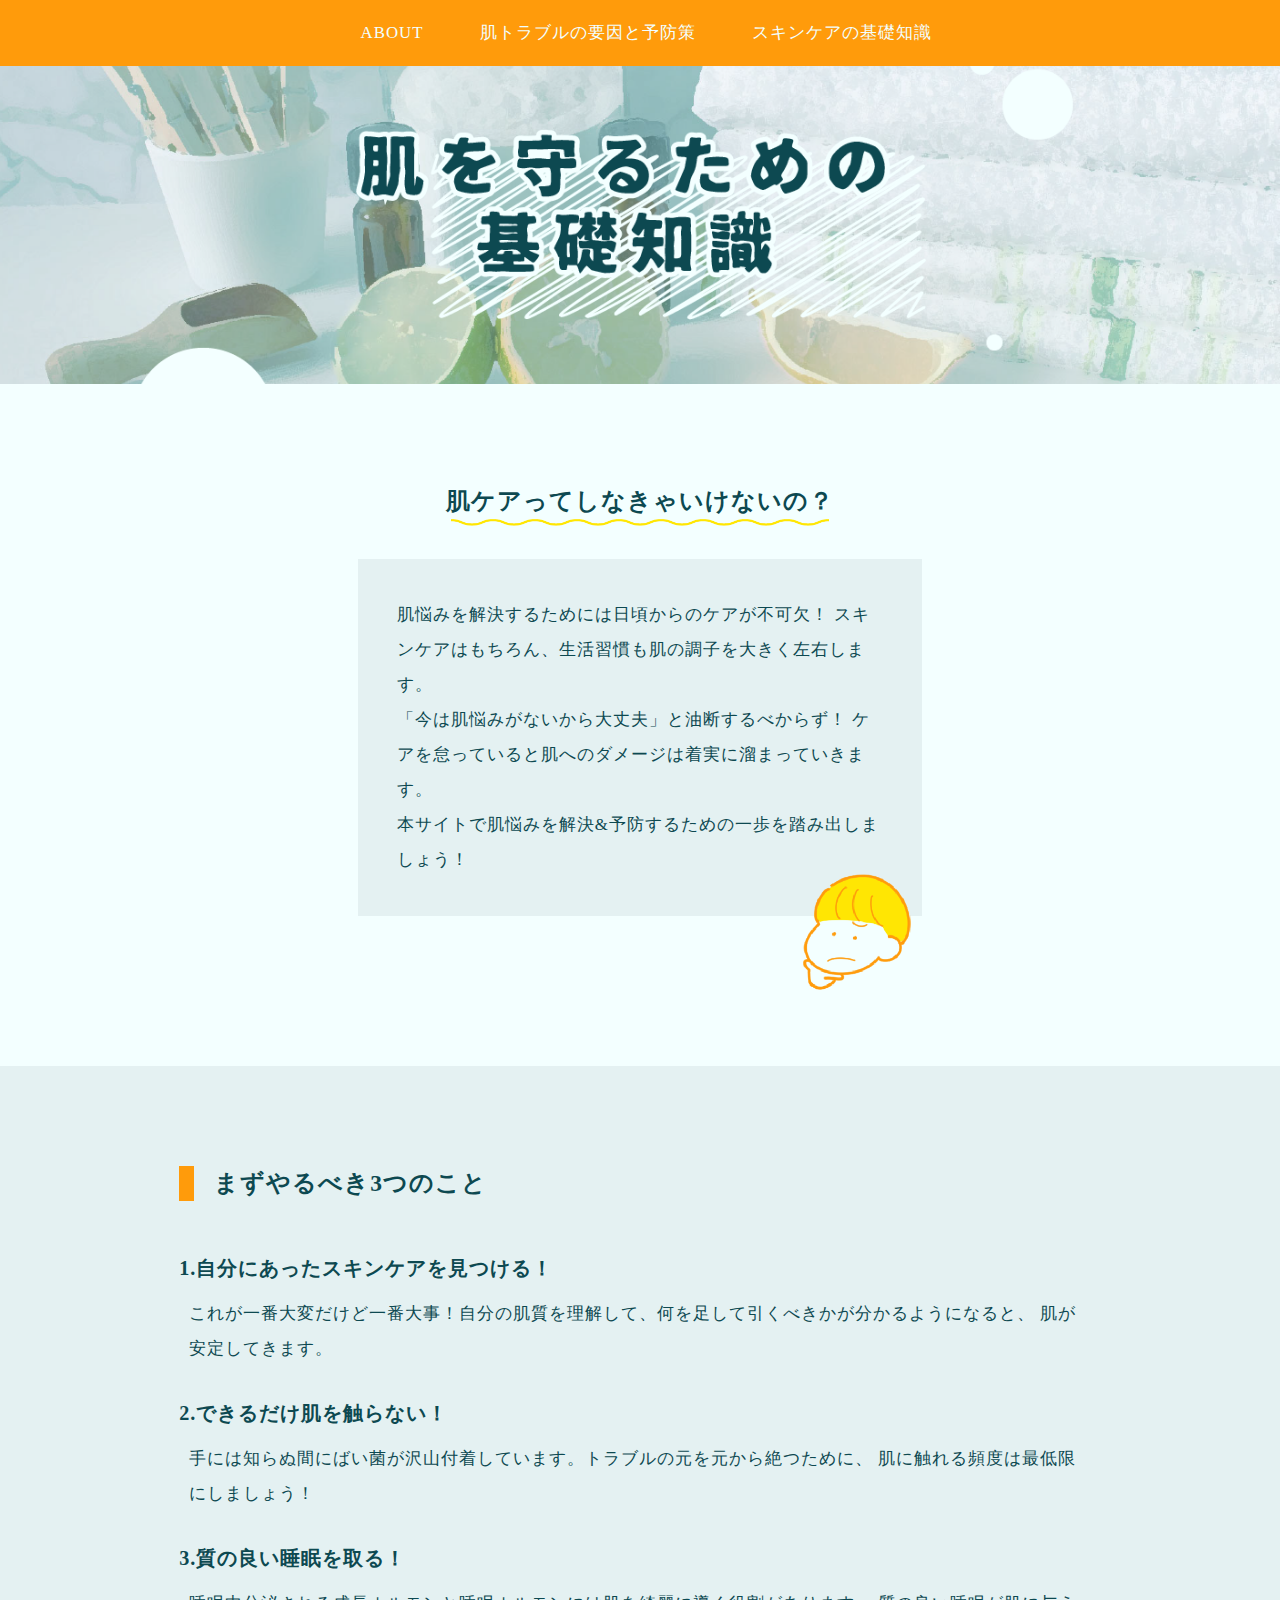
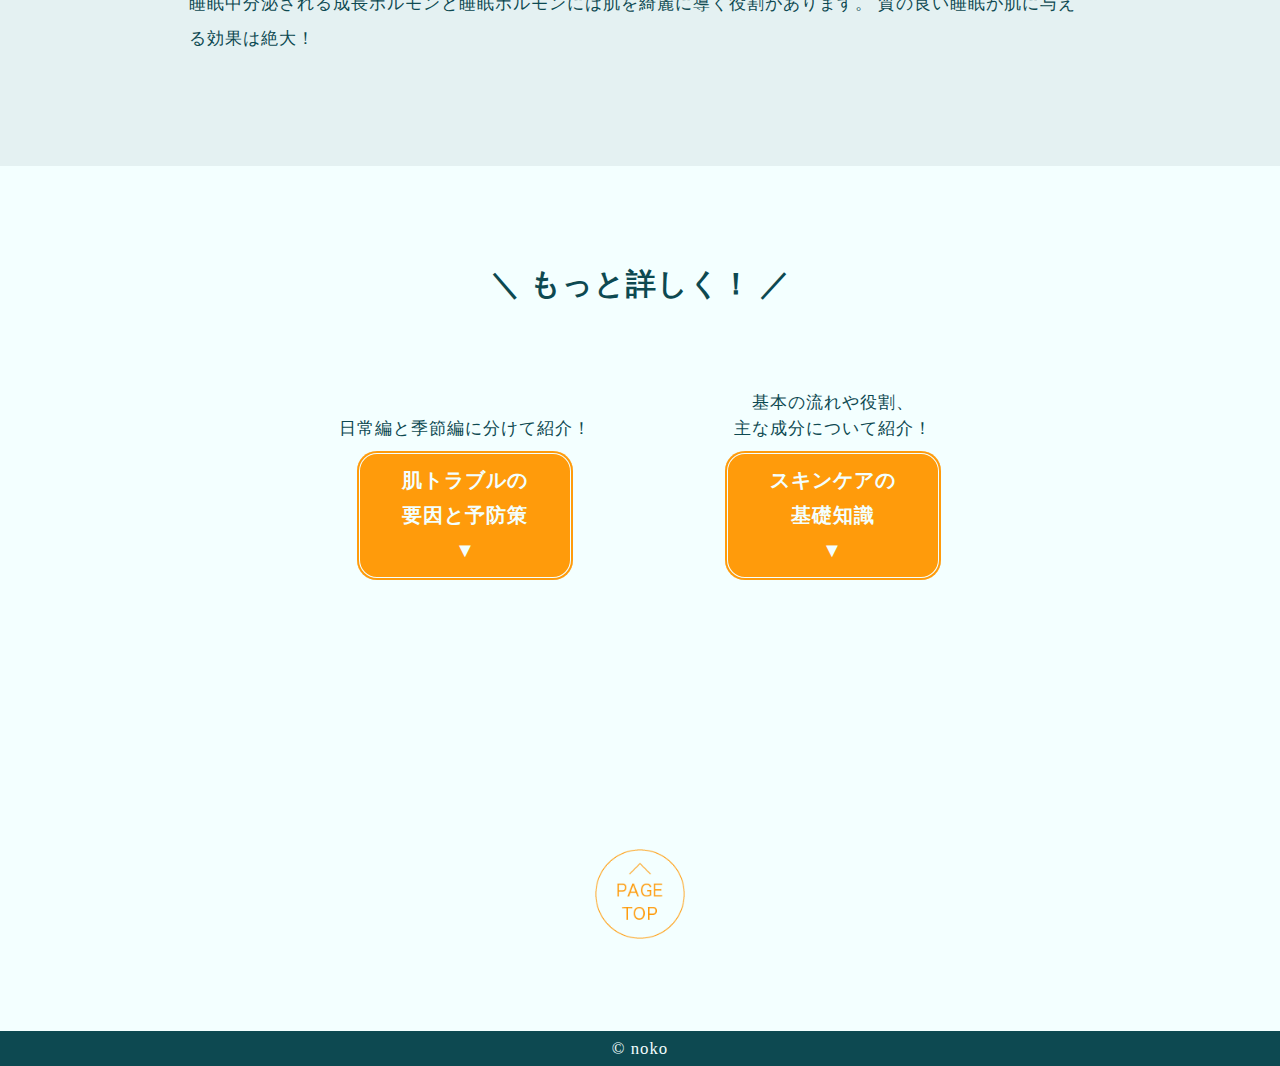
<file: index.html>
<!DOCTYPE html>

<html lang="ja">

<head>
  <meta charset="utf-8">
  <title>肌を守るための基礎知識</title>
  <link rel="stylesheet" href="style.css">
  <link rel="shortcut icon" href="img/favicon.ico">
  <script src="https://code.jquery.com/jquery-3.5.1.min.js"></script>
  <script type="text/javascript" src="about.js"></script>
  <meta name="viewport" content="width=device-width,initial-scale=1.0,user-scalable=yes">
</head>

<body>
  
  <div class="nav_toggle">
    <span class="btn_line1"></span>
    <span class="btn_line2"></span>
    <span class="btn_line3"></span>
  </div>

 <nav class="nav">
    <ul>
      <li><a href="index.html">ABOUT</a></li>
      <li><a href="trouble.html">肌トラブルの要因と予防策</a></li>
      <li><a href="skincare.html">スキンケアの基礎知識</a></li>
    </ul>
  </nav>

 <header id="header">
 <img src="img/アセット1.png"alt="title">
 </header>

 <section class="about" id="about">
  <h2>肌ケアってしなきゃいけないの？</h2>
  <div class="bun">
    <p> 
    肌悩みを解決するためには日頃からのケアが不可欠！
    スキンケアはもちろん、生活習慣も肌の調子を大きく左右します。<br>
    「今は肌悩みがないから大丈夫」と油断するべからず！
    ケアを怠っていると肌へのダメージは着実に溜まっていきます。<br>
    本サイトで肌悩みを解決&予防するための一歩を踏み出しましょう！
    </p>
    <img src="img/アセット2.png" class="nayamu">
  </div>


 </section>

 <section class="should">
  <h2 class="title">まずやるべき3つのこと</h2>
    <h3>1.自分にあったスキンケアを見つける！</h3>
  <p>
    これが一番大変だけど一番大事！自分の肌質を理解して、何を足して引くべきかが分かるようになると、
    肌が安定してきます。
  </p>
  </div>
  <div>
  <h3>2.できるだけ肌を触らない！</h3>
  <p>
    手には知らぬ間にばい菌が沢山付着しています。トラブルの元を元から絶つために、
    肌に触れる頻度は最低限にしましょう！
  </p>
  </div>
  <div>
  <h3>3.質の良い睡眠を取る！</h3>
  <p>
    睡眠中分泌される成長ホルモンと睡眠ホルモンには肌を綺麗に導く役割があります。
    質の良い睡眠が肌に与える効果は絶大！
  </p>
  </div>
 </section>

 <section class="detail">
  <h2>＼ もっと詳しく！ ／</h2>
   <div class="link">
     <span class="link2">
      <p>
      日常編と季節編に分けて紹介！
      </p>
      <li><a href="trouble.html">肌トラブルの<br>要因と予防策<br>▼</a></li>
    </span>
    <span class="link2">
        <p>
        基本の流れや役割、<br>主な成分について紹介！
        </p>
        <li><a href="skincare.html">スキンケアの<br>基礎知識<br>▼</a></li>
      </span>
      </div>
 </section>

 <section class="pagetop">
  <a href="#header"><img src="img/アセット4.png"></a>
 </section>
</body>

<footer>
  &copy; noko
</footer>


</html>
</file>
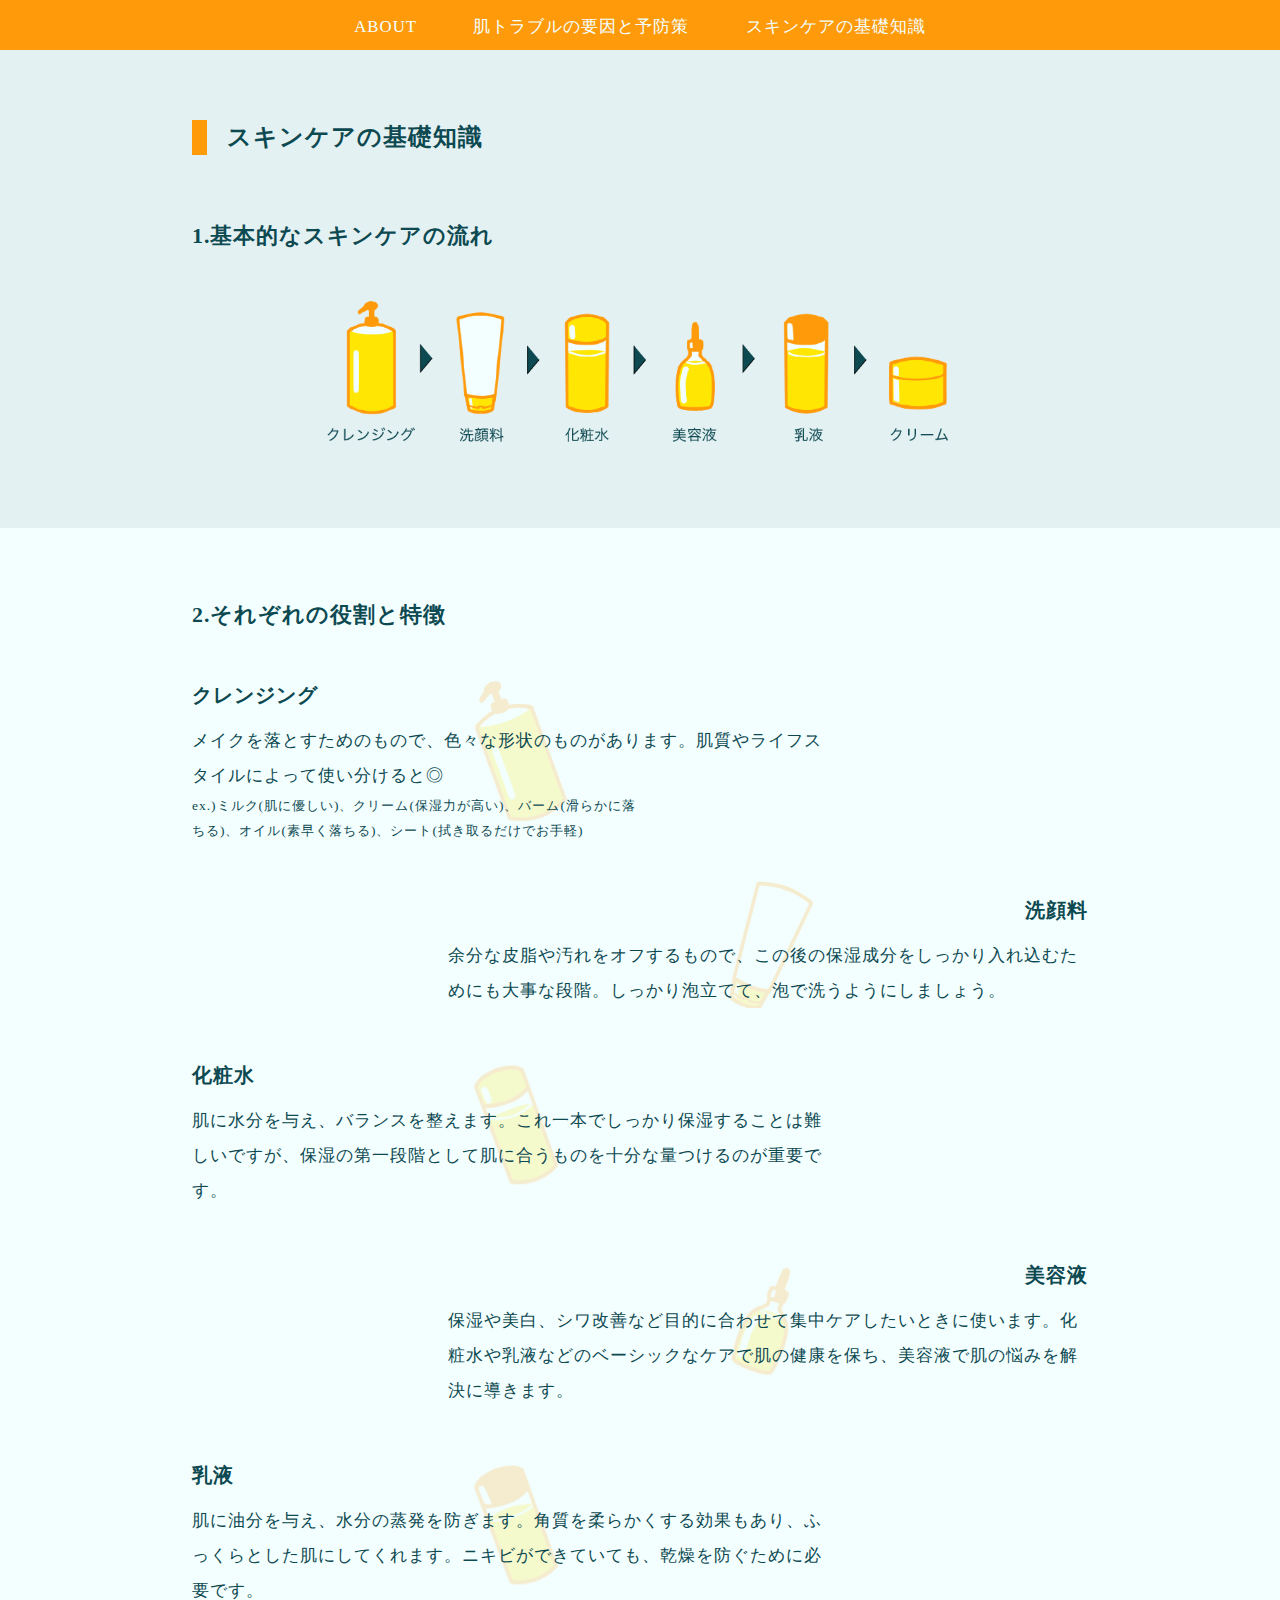
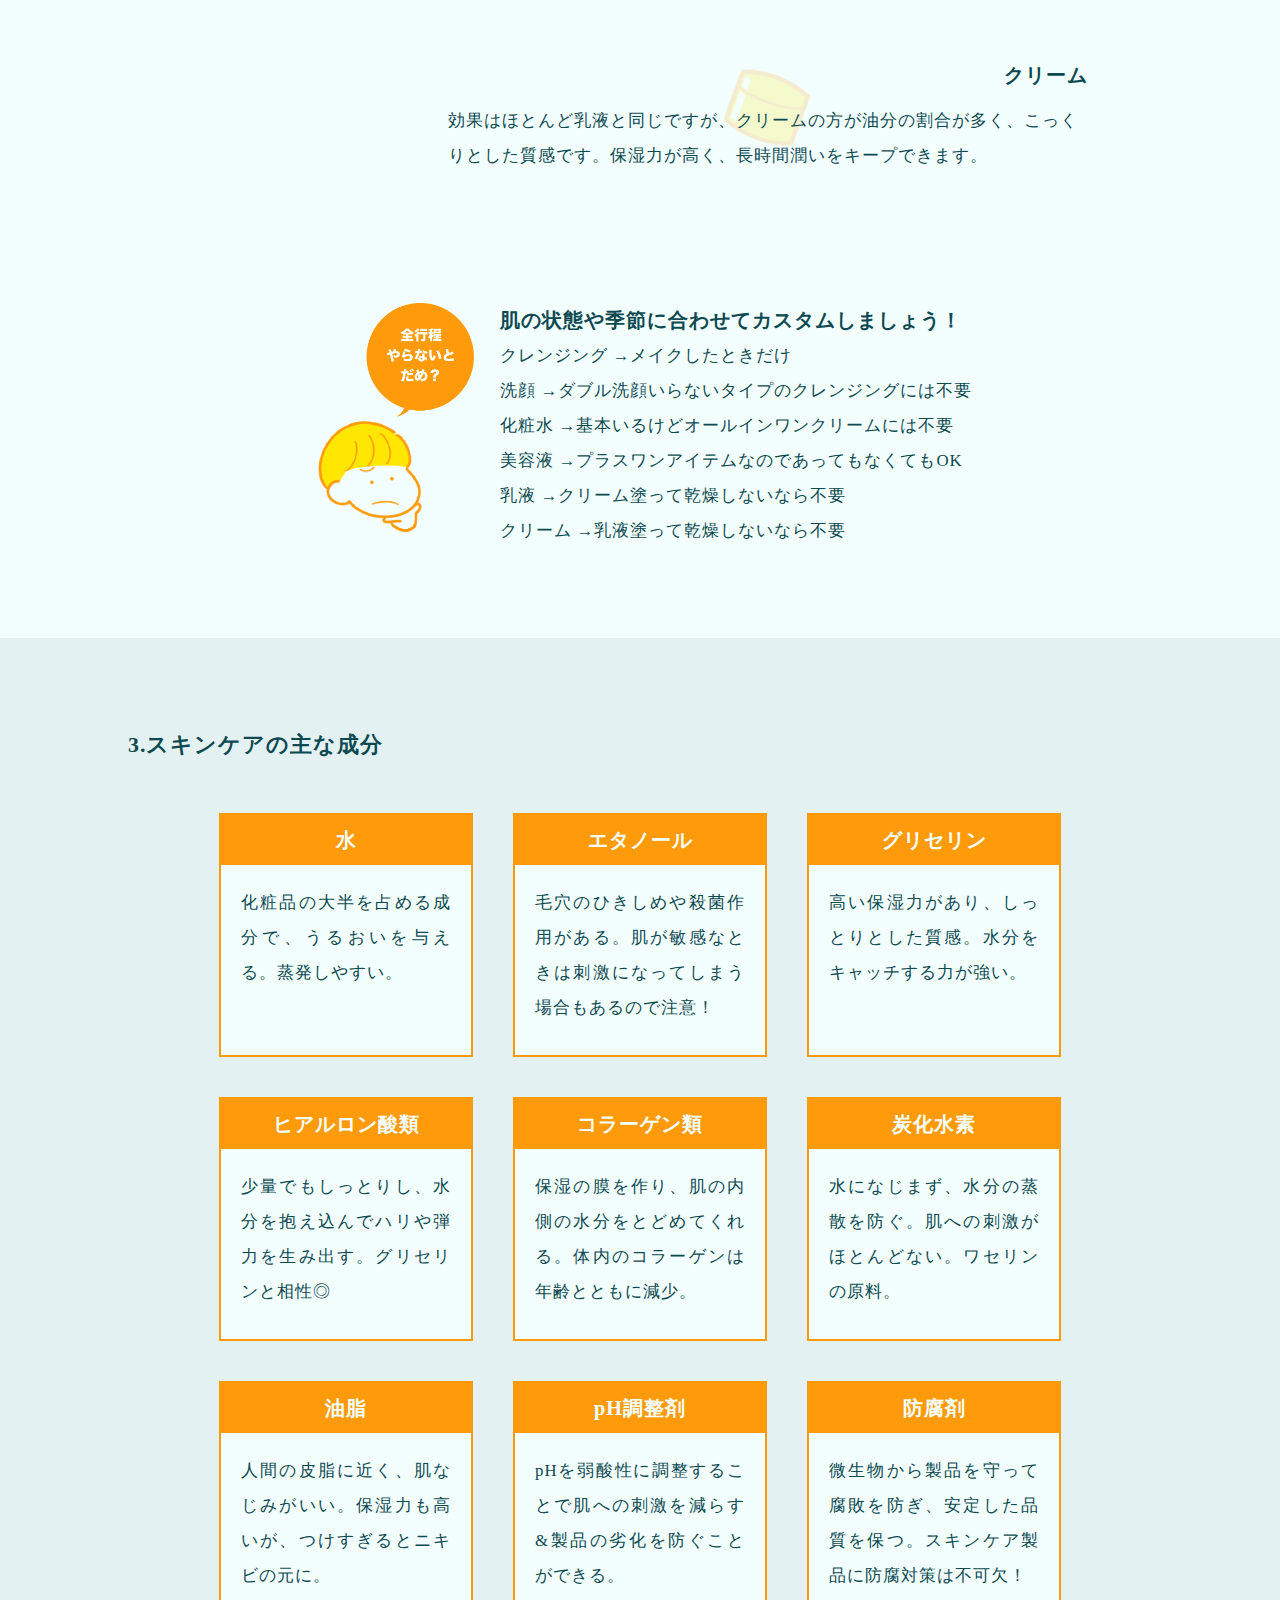
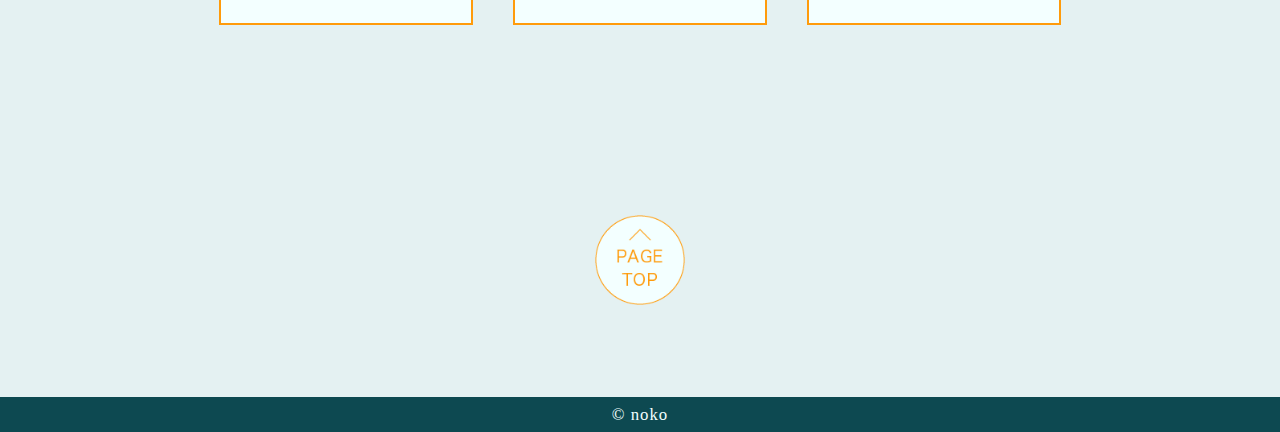
<file: skincare.html>
<!DOCTYPE html>

<html lang="ja">

<head>
  <meta charset="utf-8">
  <title>スキンケアの基礎知識</title>
  <link rel="stylesheet" href="style3.css">
  <link rel="shortcut icon" href="img/favicon.ico">
  <script src="https://code.jquery.com/jquery-3.5.1.min.js"></script>
  <script type="text/javascript" src="about.js"></script>
  <meta name="viewport" content="width=device-width,initial-scale=1.0,user-scalable=yes">
</head>
<body>
  <div class="nav_toggle">
    <span class="btn_line1"></span>
    <span class="btn_line2"></span>
    <span class="btn_line3"></span>
  </div>
  <nav class="nav">
    <ul>
      <li><a href="index.html">ABOUT</a></li>
      <li><a href="trouble.html">肌トラブルの要因と予防策</a></li>
      <li><a href="skincare.html">スキンケアの基礎知識</a></li>
    </ul>
  </nav>

<section class="process" id="skincare">
  <h2 class="title">スキンケアの基礎知識</h2>
  <h3 class="subtitle">1.基本的なスキンケアの流れ</h2>
  <div class="pic"><img src="img/アセット16.png"></div>
</section>

<section class="role">
  <h3 class="subtitle">2.それぞれの役割と特徴</h3>

  <div class="box">
    <div class="cleansing">
    <div class="txt">
       <h3>クレンジング</h3>
       <p>
        メイクを落とすためのもので、色々な形状のものがあります。肌質やライフスタイルによって使い分けると◎</p>
        <div class="ex"><p>
        ex.)ミルク(肌に優しい)、クリーム(保湿力が高い)、バーム(滑らかに落ちる)、オイル(素早く落ちる)、シート(拭き取るだけでお手軽)
        </p></div>
      </div>
    </div>
  </div>

  <div class="box">
    <div class="sengan">
    <div class="txt">
      <h3>洗顔料</h3>
      <p>
        余分な皮脂や汚れをオフするもので、この後の保湿成分をしっかり入れ込むためにも大事な段階。しっかり泡立てて、泡で洗うようにしましょう。
      </p>
    </div>
    </div>
  </div>

  <div class="box">
    <div class="toner">
    <div class="txt">
      <h3>化粧水</h3>
      <p>
        肌に水分を与え、バランスを整えます。これ一本でしっかり保湿することは難しいですが、保湿の第一段階として肌に合うものを十分な量つけるのが重要です。
      </p>
    </div>
    </div>
  </div>

  <div class="box">
    <div class="essence">
    <div class="txt">
      <h3>美容液</h3>
      <p>
        保湿や美白、シワ改善など目的に合わせて集中ケアしたいときに使います。化粧水や乳液などのベーシックなケアで肌の健康を保ち、美容液で肌の悩みを解決に導きます。
      </p>
    </div>
    </div>
  </div>

  <div class="box">
    <div class="milk">
    <div class="txt">
      <h3>乳液</h3>
      <p>
        肌に油分を与え、水分の蒸発を防ぎます。角質を柔らかくする効果もあり、ふっくらとした肌にしてくれます。ニキビができていても、乾燥を防ぐために必要です。
      </p>
    </div>
    </div>
  </div>

  <div class="box">
    <div class="cream">
      <div class="txt">
        <h3>クリーム</h3>
        <p>
          効果はほとんど乳液と同じですが、クリームの方が油分の割合が多く、こっくりとした質感です。保湿力が高く、長時間潤いをキープできます。
        </p>
      </div>
    </div>
  </div>
</section>

<section class="custom">
  <div class="custom2">
    <div class="customp">
      <h3>肌の状態や季節に合わせて<br class="pc_hid">カスタムしましょう！</h3>
      <p>
       クレンジング<br class="pc_hid">
       →メイクしたときだけ<br>
       洗顔<br class="pc_hid">
       →ダブル洗顔いらないタイプのクレンジングには不要<br>
       化粧水<br class="pc_hid">
       →基本いるけどオールインワンクリームには不要<br>
       美容液<br class="pc_hid">
       →プラスワンアイテムなのであってもなくてもOK<br>
       乳液<br class="pc_hid">
       →クリーム塗って乾燥しないなら不要<br>
       クリーム<br class="pc_hid">
       →乳液塗って乾燥しないなら不要<br>
      </p>
    </div>
     <img src="img/アセット23.png">
  </div>
</section>
 
<section class="component">
  <h2 class="subtitle">3.スキンケアの主な成分</h2>
  <div class="box2">
   <div class="box3">
     <div class="txt2">
      <h3>水</h3>
      <p>
        化粧品の大半を占める成分で、うるおいを与える。蒸発しやすい。
      </p>
     </div>
   </div>
  
   <div class="box3">
     <div class="txt2">
       <h3>エタノール</h3>
       <p>
        毛穴のひきしめや殺菌作用がある。肌が敏感なときは刺激になってしまう場合もあるので注意！
       </p>
     </div>
   </div>

   <div class="box3">
     <div class="txt2">
       <h3>グリセリン</h3>
       <p>
        高い保湿力があり、しっとりとした質感。水分をキャッチする力が強い。
       </p>
     </div>
   </div>

   <div class="box3">
     <div class="txt2">
       <h3>ヒアルロン酸類</h3>
       <p>
         少量でもしっとりし、水分を抱え込んでハリや弾力を生み出す。グリセリンと相性◎
       </p>
     </div>
   </div>

   <div class="box3">
     <div class="txt2">
       <h3>コラーゲン類</h3>
       <p>
         保湿の膜を作り、肌の内側の水分をとどめてくれる。体内のコラーゲンは年齢とともに減少。
       </p>
     </div>
   </div>

   <div class="box3">
     <div class="txt2">
       <h3>炭化水素</h3>
       <p>
         水になじまず、水分の蒸散を防ぐ。肌への刺激がほとんどない。ワセリンの原料。
       </p>
     </div>
   </div>

   <div class="box3">
     <div class="txt2">
       <h3>油脂</h3>
       <p>
        人間の皮脂に近く、肌なじみがいい。保湿力も高いが、つけすぎるとニキビの元に。
       </p>
     </div>
   </div>

   <div class="box3">
     <div class="txt2">
       <h3>pH調整剤</h3>
       <p>
         pHを弱酸性に調整することで肌への刺激を減らす&製品の劣化を防ぐことができる。
      </p>
     </div>
   </div>

   <div class="box3">
     <div class="txt2">
       <h3>防腐剤</h3>
       <p>
         微生物から製品を守って腐敗を防ぎ、安定した品質を保つ。スキンケア製品に防腐対策は不可欠！
       </p>
     </div>
   </div>
  </div>
</section>

<section class="pagetop2">
  <a href="#skincare"><img src="img/アセット4.png"></a>
</section>

</body>

<footer>
  &copy; noko
</footer>


</html>
</file>
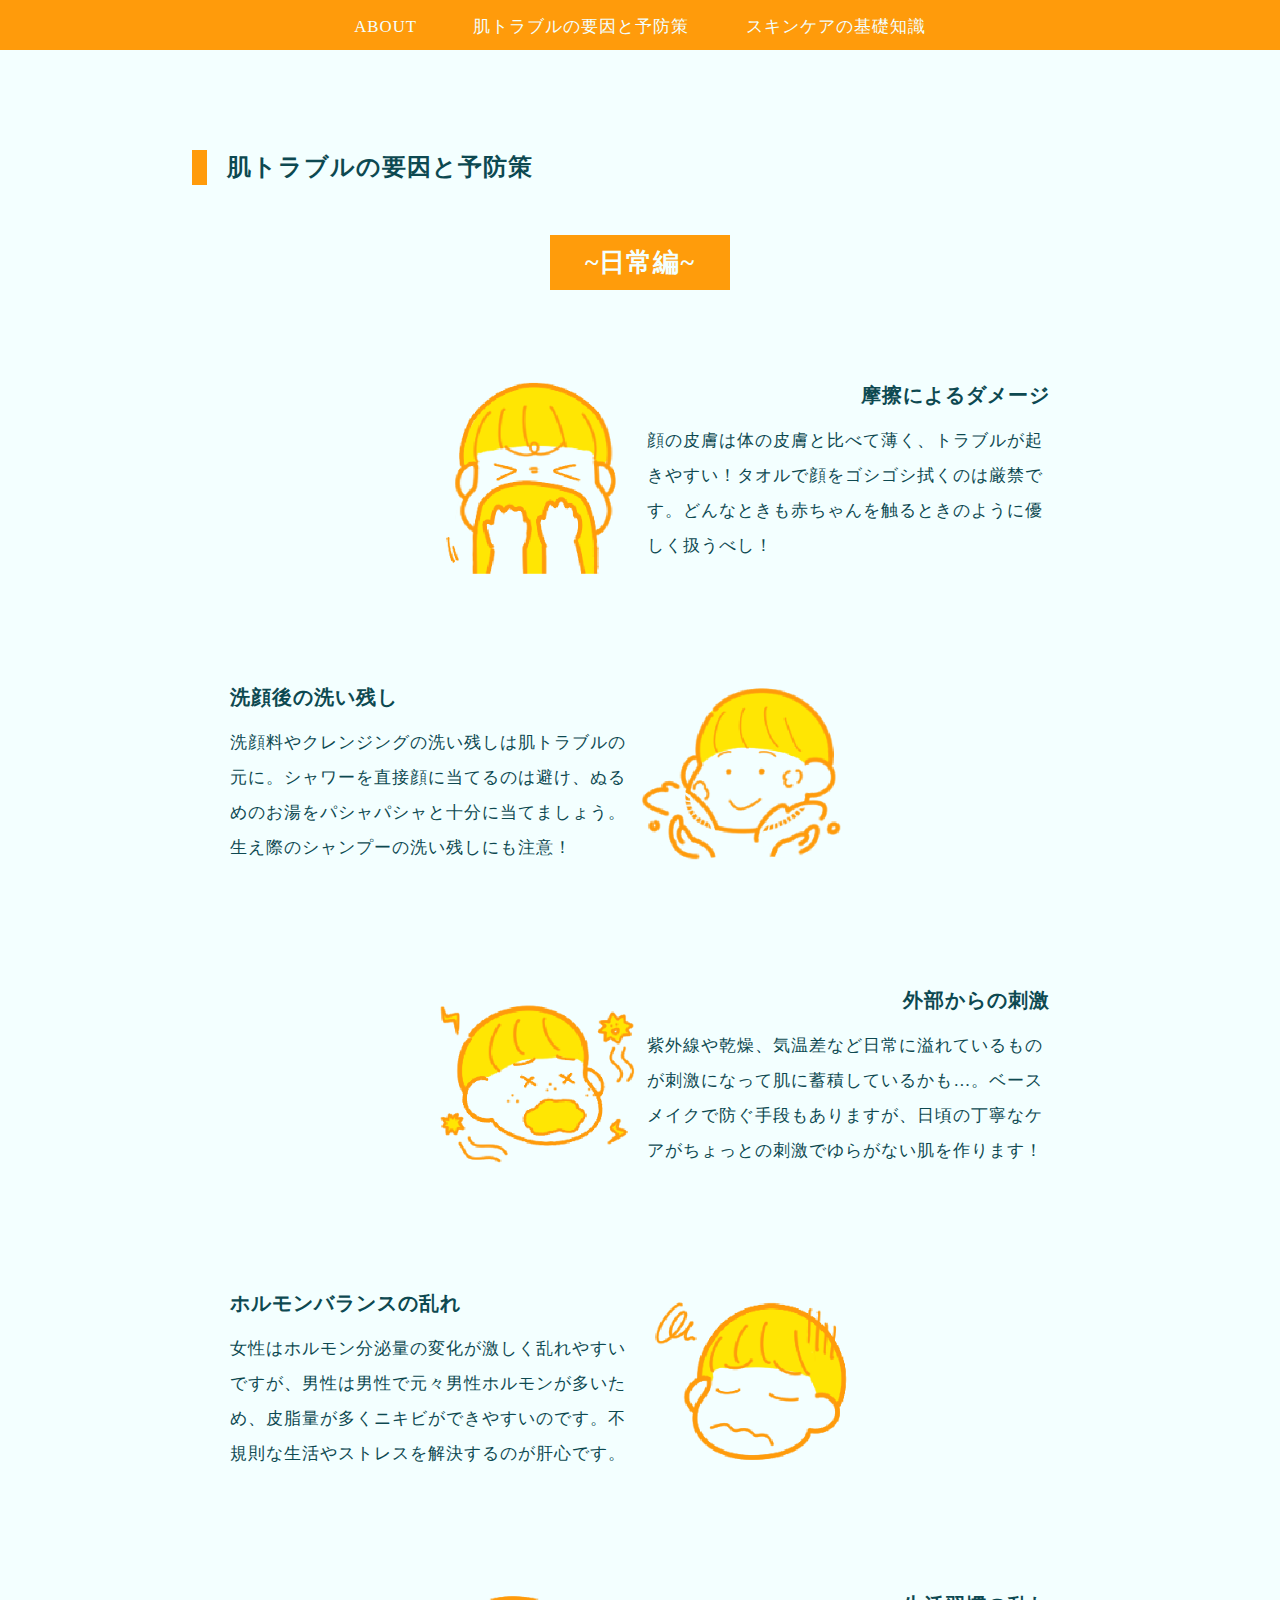
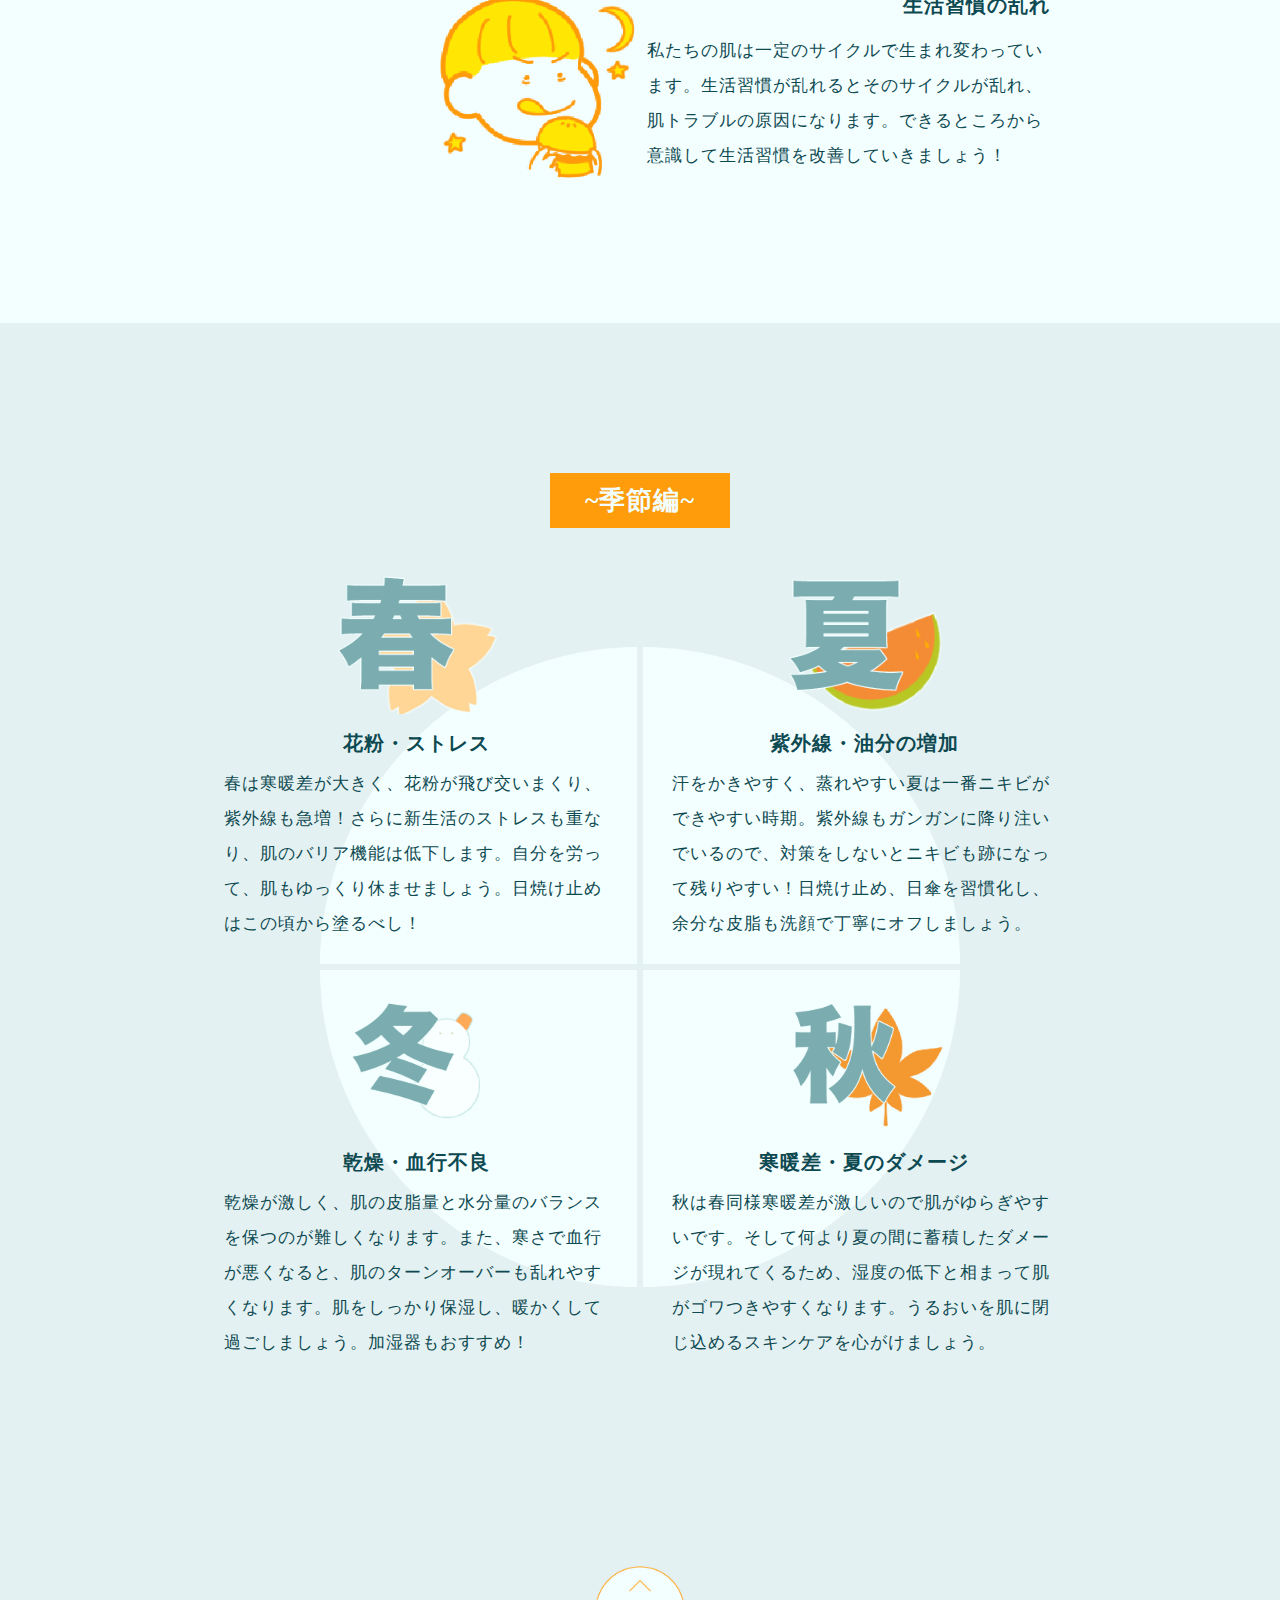
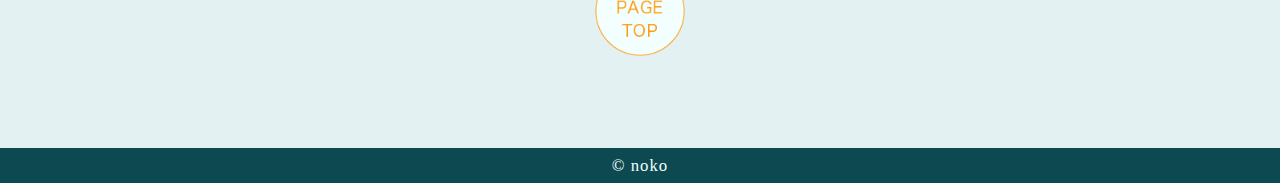
<file: trouble.html>
<!DOCTYPE html>

<html lang="ja">

<head>
  <meta charset="utf-8">
  <title>肌トラブルの要因と予防策</title>
  <link rel="stylesheet" href="style2.css">
  <link rel="shortcut icon" href="img/favicon.ico">
  <script src="https://code.jquery.com/jquery-3.5.1.min.js"></script>
  <script type="text/javascript" src="about.js"></script>
  <meta name="viewport" content="width=device-width,initial-scale=1.0,user-scalable=yes">
</head>
<body>
  <div class="nav_toggle">
    <span class="btn_line1"></span>
    <span class="btn_line2"></span>
    <span class="btn_line3"></span>
  </div>

  <nav class="nav">
    <ul>
      <li><a href="index.html">ABOUT</a></li>
      <li><a href="trouble.html">肌トラブルの要因と予防策</a></li>
      <li><a href="skincare.html">スキンケアの基礎知識</a></li>
    </ul>
  </nav>

<section class="everyday" id="trouble">
  <h2 class="title">肌トラブルの要因と予防策</h2>
  <h3 class="block">~日常編~</h3>
  <div class="box">
    <div class="img">
      <img src="img/アセット6.png">
    </div>
    <div class="txt">
      <h3>摩擦によるダメージ</h3>
      <p>
        顔の皮膚は体の皮膚と比べて薄く、トラブルが起きやすい！タオルで顔をゴシゴシ拭くのは厳禁です。どんなときも赤ちゃんを触るときのように優しく扱うべし！
     </p>
    </div>
  </div>

  <div class="box">
    <div class="img">
      <img src="img/アセット7.png">
    </div>
    <div class="txt">
      <h3>洗顔後の洗い残し</h3>
      <p>
        洗顔料やクレンジングの洗い残しは肌トラブルの元に。シャワーを直接顔に当てるのは避け、ぬるめのお湯をパシャパシャと十分に当てましょう。生え際のシャンプーの洗い残しにも注意！
     </p>
    </div>
  </div>

  <div class="box">
    <div class="img">
      <img src="img/アセット8.png">
    </div>
    <div class="txt">
      <h3>外部からの刺激</h3>
      <p>
        紫外線や乾燥、気温差など日常に溢れているものが刺激になって肌に蓄積しているかも…。ベースメイクで防ぐ手段もありますが、日頃の丁寧なケアがちょっとの刺激でゆらがない肌を作ります！
     </p>
    </div>
  </div>

  <div class="box">
    <div class="img">
      <img src="img/アセット9.png">
    </div>
    <div class="txt">
      <h3>ホルモンバランスの乱れ</h3>
      <p>
        女性はホルモン分泌量の変化が激しく乱れやすいですが、男性は男性で元々男性ホルモンが多いため、皮脂量が多くニキビができやすいのです。不規則な生活やストレスを解決するのが肝心です。
     </p>
    </div>
  </div>

  <div class="box">
    <div class="img">
      <img src="img/アセット10.png">
    </div>
    <div class="txt">
      <h3>生活習慣の乱れ</h3>
      <p>
        私たちの肌は一定のサイクルで生まれ変わっています。生活習慣が乱れるとそのサイクルが乱れ、肌トラブルの原因になります。できるところから意識して生活習慣を改善していきましょう！
     </p>
    </div>
  </div>
</section>

<section class="season">
  <h3 class="block">~季節編~</h3>
  <div class="box2">
  <div class="box3 spring">
    <div class="img2">
      <img src="img/アセット11.png">
    </div>
    <div class="txt2">
      <h3>花粉・ストレス
      </h3>
      <p>
        春は寒暖差が大きく、花粉が飛び交いまくり、紫外線も急増！さらに新生活のストレスも重なり、肌のバリア機能は低下します。自分を労って、肌もゆっくり休ませましょう。日焼け止めはこの頃から塗るべし！
     </p>
    </div>
  </div>
  <div class="box3 summer">
    <div class="img2">
      <img src="img/アセット12.png">
    </div>
    <div class="txt2">
      <h3>紫外線・油分の増加
      </h3>
      <p>
        汗をかきやすく、蒸れやすい夏は一番ニキビができやすい時期。紫外線もガンガンに降り注いでいるので、対策をしないとニキビも跡になって残りやすい！日焼け止め、日傘を習慣化し、余分な皮脂も洗顔で丁寧にオフしましょう。
     </p>
    </div>
  </div>
  <div class="box3 winter">
    <div class="img2">
      <img src="img/アセット13.png">
    </div>
    <div class="txt2">
      <h3>乾燥・血行不良
      </h3>
      <p>
        乾燥が激しく、肌の皮脂量と水分量のバランスを保つのが難しくなります。また、寒さで血行が悪くなると、肌のターンオーバーも乱れやすくなります。肌をしっかり保湿し、暖かくして過ごしましょう。加湿器もおすすめ！
     </p>
    </div>
  </div>
  <div class="box3 autumn">
    <div class="img2">
      <img src="img/アセット14.png">
    </div>
    <div class="txt2">
      <h3>寒暖差・夏のダメージ
      </h3>
      <p>
        秋は春同様寒暖差が激しいので肌がゆらぎやすいです。そして何より夏の間に蓄積したダメージが現れてくるため、湿度の低下と相まって肌がゴワつきやすくなります。うるおいを肌に閉じ込めるスキンケアを心がけましょう。
     </p>
    </div>
  </div>
  </div>
</section>

<section class="pagetop2">
  <a href="#trouble"><img src="img/アセット4.png"></a>
</section>

</body>

<footer>
  &copy; noko
</footer>


</html>
</file>
<file: style.css>
* {
    margin: 0;
    padding: 0;
}

html{
    height:100%;
}

body{
    height: 100%;
    font-family: "ヒラギノ角ゴ Pro";
    font-weight: 300;
    font-size: 105%;
    line-height: 35px;
    letter-spacing: 1px;
    color:#0D4951;
}

.btn{
    display: none;
}

.nav{
    overflow: hidden;
    background-color: #FF9B0B;
    width: 100vw;
    padding: 0.5vw;
    position: fixed;
    z-index: 3;
}
.nav ul{
    text-align:center;
}
.nav li{
    display: inline-block;
}
.nav a{
    display: block;
    text-decoration: none;
    color:#F3FFFF;
    padding: 1vh 2vw;
    background-color: #ff9b0b;
}
.nav a:hover{
    color:#FFE603;
}
header{
    background-image: url(img/アセット3.png);
    height:30vw;
    text-align: center;
    background-repeat: no-repeat;
    background-position:top center;
    background-size: 100%;
}
header img{
    height: 15vw;
    margin: 10vw 0px;
}
.about{
    background-color: #f3ffff;
    height: auto;
    padding: 100px 15% 150px;
}

.about h2{
    font-family: "ヒラギノ角ゴシック";
    font-weight: 800;
    font-size: 140%;
    text-align: center;
    padding-bottom: 40px;
    background-image: url(img/アセット25.png);
    background-repeat: no-repeat;
    background-position-y: 35px;
    background-position-x: center;
    background-size:100mm;
}
.bun{
    background-color: #e4f1f2;
    position: relative;
    width: 44vw;
    margin: 0 auto;
}
.bun p{
    padding:3vw;
}

.nayamu{
    width: 10vw;
    position: absolute;
    bottom:-80px;
    right:0;
}

.should{
    background-color: #e4f1f2;
    height: auto;
    padding: 100px 14%;
}
.should h2{
    font-family: "ヒラギノ角ゴシック";
    font-weight: 800;
    font-size: 140%;
    margin-bottom: 50px;
    padding-left: 20px;
    border-left: 15px solid #ff9b0b;
}
.should h3{
    font-family: "ヒラギノ角ゴシック";
    font-weight: 800;
    font-size: 120%;
    margin: 30px 0px 0px 0px;
}

.should p{
    margin:10px;
}

.detail{
    background-color: #f3ffff;
    height: auto;
    padding: 100px 15%;
}
.detail h2{
    font-family: "ヒラギノ角ゴシック";
    font-weight: 800;
    font-size: 30px;
    text-align: center;
}

.link{
    text-align: center;
    
}
.link2{
    display: inline-block;
    margin:7vw 5vw;
}

.link2 li{
    text-align: center;
    list-style: none;
}

.link2 a{
    text-decoration: none;
    display: inline-block;
    color:#F3FFFF;
    font-family: "ヒラギノ角ゴシック";
    font-weight: 600;
    font-size: 120%;
    background-color: #ff9b0b;
    box-shadow:inset 0px 0px 0px 2px #ff9b0b,inset 0px 0px 0px 3px #f3ffff;
    border-radius: 20px;
    padding: 12px 45px;
}

.link2 p{
    padding-bottom: 10px;
    line-height: 1.5em;
    text-align: center;
}

.link2 a:hover{
    background-color: #ffe603;
    box-shadow:inset 0px 0px 0px 2px #ffe603,inset 0px 0px 0px 3px #f3ffff;
    transition: 0.5s;
}

.pagetop{
    background-color: #f3ffff;
    height: auto;
    padding: 80px 100px;
    text-align: center;
}
.pagetop img{
    height: 90px;
}

.pagetop img:hover{
    opacity: 0.5 ;
}

footer{
    text-align: center;
    text-decoration: none;
    color: #f3ffff;
    background-color: #0D4951;
    padding: 30px auto;
}


@media screen and (max-width: 480px){
    body{
        font-size: 80%;
        line-height: 2em;
        letter-spacing: 1px;
    }

    .nav_toggle {
        display: flex;
        position: fixed;
        flex-flow: column;
        justify-content:space-around;
        right: 3vw;
        top: 1vw;
        bottom: 1vw;
        width: 8vw;
        height: 8vw;
        z-index:5;
        cursor: pointer;
    }
    .btn_line1{
        display: flex;
        width: 100%;
        height: 2px;
        border-radius: 4px;
        background-color: #f3ffff;
    }
    .btn_line2{
        display: flex;
        width: 100%;
        height: 2px;
        border-radius: 4px;
        background-color: #f3ffff;
    }
    .btn_line3{
        display: flex;
        width: 100%;
        height: 2px;
        border-radius: 4px;
        background-color: #f3ffff;
    }

    .open .btn_line1{
        transform: translateY(10px) rotate(-315deg);
        transition: 0.3s;
        }
    .open .btn_line2{
        opacity: 0;
        }
    .open .btn_line3{
        transform: translateY(-10px) rotate(315deg);
        transition: 0.3s;
        }

    .nav{
        height: 10vw;
        transition: 0.3s;
    }
    
    .nav ul{
        position: fixed;
        display: flex;
        width: 50%;
        height: 100%;
        padding-top: 10vw;
        right: 0;
        top:0;
        flex-direction: column;
        color: #f3ffff;
        background-color: #0D4951;
        right:-50%;
        transition: 0.3s;
    }
    .nav ul.open{
        right:0;
    }
    
    .nav li{
        width: 100%;
        display: flex;
        justify-content: center;
        transition: all 0.3s;
    }
    .nav a{
        text-decoration: none;
        color:#F3FFFF;
        padding: 9vw;
        background-color: #0D4951;
    }
   
 
    header{
        background-image: url(img/アセット3.png);
        height:55vw;
        text-align: center;
        background-repeat: no-repeat;
        background-position:center;
        background-size: auto;
    }
    header img{
        height: 20vw;
        padding: 15vw 0px;
    }

    .about{
        padding: 50px 5% 20vw;
    }
    
    .about h2{
        font-size: 120%;
        text-align: center;
        background-position-y: 24px;
        background-size:60mm;
        padding-bottom: 20px;
    }
    .bun{
        position: unset;
        background-color: #f3ffff;
        width: 100%;
    }
    .bun p{
        display: inline;
        padding:0vw;
    }
    .nayamu{
        float: right;
        width: 25vw;
        height: 25vw;
        position: unset;
    }
    
    .should{
        background-color: #e4f1f2;
        height: auto;
        padding: 60px 10%;
    }
    .should h2{
        margin-bottom: 20px;
    }
    
    .detail{
        padding: 60px 10%;
    }
    .detail h2{
        font-size: 140%;
    }
    
    .link2{
        margin:5vw;
    }
    
    .pagetop{
        background-color:#f3ffff;
        height: 0;
    }
    .pagetop img{
        height: 60px;
        position: fixed;
        bottom: 50px;
        right: 16px;
    }
    
}
</file>
<file: style3.css>
* {
    margin: 0;
    padding: 0;
}

html{
    height:100%;
}

body{
    height: 100%;
    font-family: "ヒラギノ角ゴ Pro";
    font-weight: 300;
    font-size: 105%;
    line-height: 35px;
    letter-spacing: 1px;
    color:#0D4951;
}
.btn{
    display: none;
}

nav{
    background-color: #FF9B0B;
    width: 100vw;
    height: 50px;
    position: fixed;
    overflow: hidden;
    z-index: 4;
}

nav ul{
    text-align:center;
}

nav li{
    display: inline-block;
}

nav a{
    display: block;
    text-decoration: none;
    color:#F3FFFF;
    padding: 1vh 2vw;
    background-color: #ff9b0b;
}

nav a:hover{
    color:#FFE603;
}

.process{
    padding: 120px 15% 70px;
    background-color: #e4f1f2;
    height: auto;
}

.title{
    font-family: "ヒラギノ角ゴシック";
    font-weight: 800;
    font-size: 140%;
    margin-bottom: 5vw;
    padding-left: 20px;
    border-left: 15px solid #ff9b0b;
}

.subtitle{
    font-family: "ヒラギノ角ゴシック";
    font-weight: 700;
    font-size: 130%;
    margin-bottom: 5px;
}

.pic{
    text-align: center;
    padding-top: 30px;
}
.pic img{
    width: 70%;
}

.role{
    padding: 70px 15%;
    background-color: #f3ffff;
    height: auto;
}

.box{
    display: flex;
    padding: 10px 0px 10px 20vw;
}

.box:nth-child(even) {
    flex-direction: row-reverse;
    padding: 10px 20vw 10px 0px;
}

.box:nth-child(even) h3 {
    text-align: left;
}

.txt h3{
    font-family: "ヒラギノ角ゴシック";
    font-weight: 700;
    font-size: 120%;
    margin: 30px 0px 10px 0px;
    text-align: right;
}

.ex p{
    font-size: 80%;
    line-height: 25px;
    margin-right: 30%;
}
.cleansing{
    background-image: url(img/アセット17.png);
    background-repeat: no-repeat;
    background-size: 17vh;
    background-position: 50% 50%;
}
.sengan{
    background-image: url(img/アセット18.png);
    background-repeat: no-repeat;
    background-size: 17vh;
    background-position: 50% 50%;
}
.toner{
    background-image: url(img/アセット19.png);
    background-repeat: no-repeat;
    background-size: 17vh;
    background-position: 50% 50%;
}

.essence{
    background-image: url(img/アセット20.png);
    background-repeat: no-repeat;
    background-size: 17vh;
    background-position: 50% 50%;
}

.milk{
    background-image: url(img/アセット21.png);
    background-repeat: no-repeat;
    background-size: 17vh;
    background-position: 50% 50%;
}

.cream{
    background-image: url(img/アセット22.png);
    background-repeat: no-repeat;
    background-size: 17vh;
    background-position: 50% 50%;
}

.custom{
    padding: 50px 0px 90px;
    background-color: #f3ffff;
    height: auto;
}

.custom2{
    display: flex;
    justify-content: center;
    flex-direction:row-reverse;
}

.custom2 img{
    display: flex;
    width: 13%;
    height: 13%;
}

.customp{
    display: flex;
    flex-direction:column;
    margin-left: 2vw;
}

.customp h3{
    font-family: "ヒラギノ角ゴシック";
    font-weight: 700;
    font-size: 120%;
}
.pc_hid{
    display: none;
}


.component{
    padding: 90px 10%;
    background-color: #e4f1f2;
    height: auto;
    margin: 0 auto;
    overflow: hidden;
}

.component h2{
    margin-bottom: 30px;
}

.box2{
    display: flex;
    flex-wrap: wrap;
    justify-content: center;
    /* margin-left: auto;
    margin-right: auto; */
}

.box3{
    width: 250px;
    height:240px;
    text-align: center;
    margin:20px;
    border: solid #ff9b0b 2px;
    background-color: #f3ffff;
}

.txt2 h3{
    font-family: "ヒラギノ角ゴシック";
    font-weight: 700;
    font-size: 120%;
    color: #f3ffff;
    line-height: 50px;
    background-color: #ff9b0b;
}

.box3 p{
    padding:20px 20px 0vw;
    text-align: justify;
}

.pagetop2{
    background-color: #e4f1f2;
    height: auto;
    padding: 80px 100px;
    text-align: center;
    align-content: stretch;
}
.pagetop2 img{
    height: 90px;
}
.pagetop img:hover{
    opacity: 0.5 ;
}

footer{
    text-align: center;
    text-decoration: none;
    color: #f3ffff;
    background-color: #0D4951;
    padding: 30px auto;
}


@media screen and (max-width: 480px){
    
    body{
        font-size: 80%;
        line-height: 2em;
        letter-spacing: 1px;
    }
    
    .nav_toggle {
        display: flex;
        position: fixed;
        flex-flow: column;
        justify-content:space-around;
        right: 3vw;
        top: 1vw;
        bottom: 1vw;
        width: 8vw;
        height: 8vw;
        z-index:5;
        cursor: pointer;
    }
    .btn_line1{
        display: flex;
        width: 100%;
        height: 2px;
        border-radius: 4px;
        background-color: #f3ffff;
    }
    .btn_line2{
        display: flex;
        width: 100%;
        height: 2px;
        border-radius: 4px;
        background-color: #f3ffff;
    }
    .btn_line3{
        display: flex;
        width: 100%;
        height: 2px;
        border-radius: 4px;
        background-color: #f3ffff;
    }

    .open .btn_line1{
        transform: translateY(10px) rotate(-315deg);
        transition: 0.3s;
        }
    .open .btn_line2{
        opacity: 0;
        }
    .open .btn_line3{
        transform: translateY(-10px) rotate(315deg);
        transition: 0.3s;
        }

    .nav{
        height: 10vw;
        transition: 0.3s;
    }
    
    .nav ul{
        position: fixed;
        display: flex;
        width: 50%;
        height: 100%;
        padding-top: 10vw;
        right: 0;
        top:0;
        flex-direction: column;
        color: #f3ffff;
        background-color: #0D4951;
        right:-50%;
        transition: 0.3s;
    }
    .nav ul.open{
        right:0;
    }
    
    .nav li{
        width: 100%;
        display: flex;
        justify-content: center;
        transition: all 0.3s;
    }
    .nav a{
        text-decoration: none;
        color:#F3FFFF;
        padding: 9vw;
        background-color: #0D4951;
    }
    
    .process{
        padding: 90px 5% 50px;
    }
    
    .title{
        font-size: 140%;
        margin-bottom: 50px;
        padding-left: 20px;
        border-left: 15px solid #ff9b0b;
    }
    
    .subtitle{
        font-size: 120%;
        margin-bottom: 0px;
    }

    .pic{
        padding-top: 8vw;
    }
    .pic img{
        width: 100%;
    }
    
    .role{
        padding: 50px 5%;
    }
    
    .box{
        padding: 50px 0px 50px 8vw;
    }
    
    .box:nth-child(even) {
        padding: 10px 8vw 10px 0px;
    }
    
    .txt h3{
        margin: 10px 0 5px;
    }
    .ex p{
        font-size: 50%;
        line-height: 20px;
    }
    .cleansing{
        background-size: 35%;
        background-position: center;
    }
    .sengan{
        background-size: 35%;
        background-position: center;
    }
    .toner{
        background-size: 35%;
        background-position: center;

    }
    
    .essence{
        background-size: 35%;
        background-position: center;
    }
    
    .milk{
        background-size: 35%;
        background-position: center;
    }
    
    .cream{
        background-size: 35%;
        background-position: center;
    }
    
    .custom{
        padding: 0px 5% 50px;
    }
    
    .custom2{
        display: flex;
        flex-direction:column-reverse;
        align-items:center
    }
    
    .custom2 img{
        width: 40%;
        display: flex;
    }
    
    .customp{
        display: flex;
        flex-direction:none;
        justify-content: center;
        margin-left: unset;
        background-color: #e4f1f2;
        padding: 1vw 3vw 5vw;
        border-radius: 30px;
    }
    
    .customp h3{
        font-family: "ヒラギノ角ゴシック";
        font-weight: 700;
        font-size: 120%;
        text-align: center;
        margin: 10px 0 5px;
    }
    .pc_hid{
        display: block;
    }

    .customp p{
        margin:0 auto;
        font-size:90%;
    }
    
    
    .component{
        padding: 50px 5%;
    }
    
    .component h2{
        font-size: 120%;
        margin-bottom: 0px;
    }
    
    .box3{
        width: 40%;
        height: 180px;
        margin:4%;
    }
    
    .txt2 h3{
        font-size: 100%;
        line-height: 30px;
    }
    
    .box3 p{
        padding:11% 6% 0vw;
        font-size: 90%;
        line-height: 2em;
        text-align: justify;
    }
    
    .pagetop2{
        background-color:#e4f1f2;
        height: 0;
    }
    .pagetop2 img{
        height: 60px;
        position: fixed;
        bottom: 50px;
        right: 16px;
    }
}
</file>
<file: style2.css>
* {
    margin: 0;
    padding: 0;
}

html{
    height:100%;
}

body{
    height: 100%;
    font-family: "ヒラギノ角ゴ Pro";
    font-weight: 300;
    font-size: 105%;
    line-height: 35px;
    letter-spacing: 1px;
    color:#0D4951;
}
.btn{
    display: none;
}
nav{
    background-color: #FF9B0B;
    width: 100vw;
    height: 50px;
    position: fixed;
    overflow: hidden;
}

nav ul{
    text-align:center;
}

nav li{
    display: inline-block;
}

nav a{
    display: block;
    text-decoration: none;
    color:#F3FFFF;
    padding: 1vh 2vw;
    background-color: #ff9b0b;
}

nav a:hover{
    color:#FFE603;
}

.everyday{
    padding: 150px 15% 100px;
    background-color: #f3ffff;
    height: auto;
}

.title{
    font-family: "ヒラギノ角ゴシック";
    font-weight: 800;
    font-size: 140%;
    margin-bottom: 50px;
    padding-left: 20px;
    border-left: 15px solid #ff9b0b;
}
.block{
    font-family: "ヒラギノ角ゴシック";
    color:#F3FFFF;
    font-size: 26px;
    background-color: #ff9c0b;
    width: 160px;
    padding: 10px;
    text-align: center;
    font-weight: 700;
    margin: 50px auto 20px;
}
.box{
    display: flex;
    padding: 3vw;
}

.box:nth-child(even) {
    flex-direction: row-reverse;
}
.box:nth-child(even) img {
    width: 25vh;
    margin: 30px 15vw 0 0;
    justify-content: right;
}
.box:nth-child(even) h3 {
    text-align: left;
}

.txt h3{
    font-family: "ヒラギノ角ゴシック";
    font-weight: 700;
    font-size: 120%;
    margin: 30px 0px 10px 0px;
    text-align: right;
}
.box img {
    display: flex;
    width: 25vh;
    margin: 30px 0 0 15vw ;
    justify-content:left;
  }

.season{
    padding: 100px 15%;
    background-color: #e4f1f2;
    height: auto;
    margin: 0 auto;
}

.box2{
    display: flex;
    flex-wrap: wrap;
    align-content: stretch;
    position: center;
    background-image: url(img/アセット15.png);
    background-repeat: no-repeat;
    background-size: 50vw;
    background-position: center;
}

.box3{
    width: 30vw;
    padding: 2vw;
    text-align: center;
    margin:0 auto;
}

.txt2 h3{
    font-family: "ヒラギノ角ゴシック";
    font-weight: 700;
    font-size: 120%;
    margin-bottom: 5px;
}

.box3 p{
    text-align: left;
}

.box3 img{
    height: 11vw;
}

.pagetop2{
    background-color: #e4f1f2;
    height: auto;
    padding: 80px 100px;
    text-align: center;
    align-content: stretch;
}
.pagetop2 img{
    height: 90px;
}
.pagetop img:hover{
    opacity: 0.5 ;
}

footer{
    text-align: center;
    text-decoration: none;
    color: #f3ffff;
    background-color: #0D4951;
    padding: 30px auto;
}


@media screen and (max-width: 480px){

    body{
        font-size: 80%;
        line-height: 2em;
        letter-spacing: 1px;
    }
    
    .nav_toggle {
        display: flex;
        position: fixed;
        flex-flow: column;
        justify-content:space-around;
        right: 3vw;
        top: 1vw;
        bottom: 1vw;
        width: 8vw;
        height: 8vw;
        z-index:5;
        cursor: pointer;
    }
    .btn_line1{
        display: flex;
        width: 100%;
        height: 2px;
        border-radius: 4px;
        background-color: #f3ffff;
    }
    .btn_line2{
        display: flex;
        width: 100%;
        height: 2px;
        border-radius: 4px;
        background-color: #f3ffff;
    }
    .btn_line3{
        display: flex;
        width: 100%;
        height: 2px;
        border-radius: 4px;
        background-color: #f3ffff;
    }

    .open .btn_line1{
        transform: translateY(10px) rotate(-315deg);
        transition: 0.3s;
        }
    .open .btn_line2{
        opacity: 0;
        }
    .open .btn_line3{
        transform: translateY(-10px) rotate(315deg);
        transition: 0.3s;
        }

    .nav{
        height: 10vw;
        transition: 0.3s;
    }
    
    .nav ul{
        position: fixed;
        display: flex;
        width: 50%;
        height: 100%;
        padding-top: 10vw;
        right: 0;
        top:0;
        flex-direction: column;
        color: #f3ffff;
        background-color: #0D4951;
        right:-50%;
        transition: 0.3s;
    }
    .nav ul.open{
        right:0;
    }
    
    .nav li{
        width: 100%;
        display: flex;
        justify-content: center;
        transition: all 0.3s;
    }
    .nav a{
        text-decoration: none;
        color:#F3FFFF;
        padding: 9vw;
        background-color: #0D4951;
    }
    
    .everyday{
        padding: 90px 5% 20px;
        margin: 0;
    }
    
    .title{
        font-size: 140%;
    }
    .block{
        font-size: 130%;
        width: 150px;
        padding: 5px;
    }
    .box{
        padding-bottom: 5vw;
    }
 
    .box:nth-child(even) img {
        width: 16vh;
        margin: 70px 0vw 0 2vw;
    }

    .txt{
        text-align:justify;
    }
    
    .txt h3{
        font-family: "ヒラギノ角ゴシック";
        font-weight: 700;
        font-size: 120%;
        margin: 30px 0px 10px 0px;
        text-align: right;
    }
    .box img {
        display: flex;
        width: 16vh;
        margin: 70px 2vw 0 0vw ;
        justify-content:left;
      }
    
    .season{
        padding: 20px 0%;
        background-color: #e4f1f2;
        height: auto;
        margin: 0;
    }

    .season img {
        display: none
    }

    .box2{
        display: flex;
        flex-wrap:nowrap;
        flex-direction: column;
        align-content:unset;
        position:unset;
        background-image: unset;
        padding: 0vw;
    }
    
    .box3{
        display: flex;
        width: auto;
        text-align: right;
        margin:0 auto;
        padding: 0;
    }
    
    .txt2 h3{
        font-family: "ヒラギノ角ゴシック";
        font-weight: 700;
        font-size: 120%;
        margin-bottom: 5px;
    }
    
    .box3 p{
        text-align: justify;
    }

    .spring{
        background-image: url(img/アセット26.png);
        background-size: 35%;
        background-repeat: no-repeat;
        background-position: -10vw 10vw;
        order:1;
        padding:20px 5% 15vw 15vw;
    }
    
    .summer{
        background-image: url(img/アセット27.png);
        background-size: 35%;
        background-repeat: no-repeat;
        background-position: 70vw 0vw;
        order: 2;
        padding:0 15vw 15vw 5%;
    }
    .winter{
        background-image: url(img/アセット29.png);
        background-size: 35%;
        background-repeat: no-repeat;
        background-position: 70vw 7vw;
        order: 4;
        padding:0 15vw 15vw 5%;
    }
    .autumn{
        background-image: url(img/アセット28.png);
        background-size: 35%;
        background-repeat: no-repeat;
        background-position: -5vw 7vw;
        order: 3;
        padding:0 5% 15vw 15vw;
    }
    .summer h3,
    .winter h3{
        text-align: left;
    }
    .pagetop2{
        background-color:#e4f1f2;
        height: 0;
    }
    .pagetop2 img{
        height: 60px;
        position: fixed;
        bottom: 50px;
        right: 16px;
    }
}
</file>
